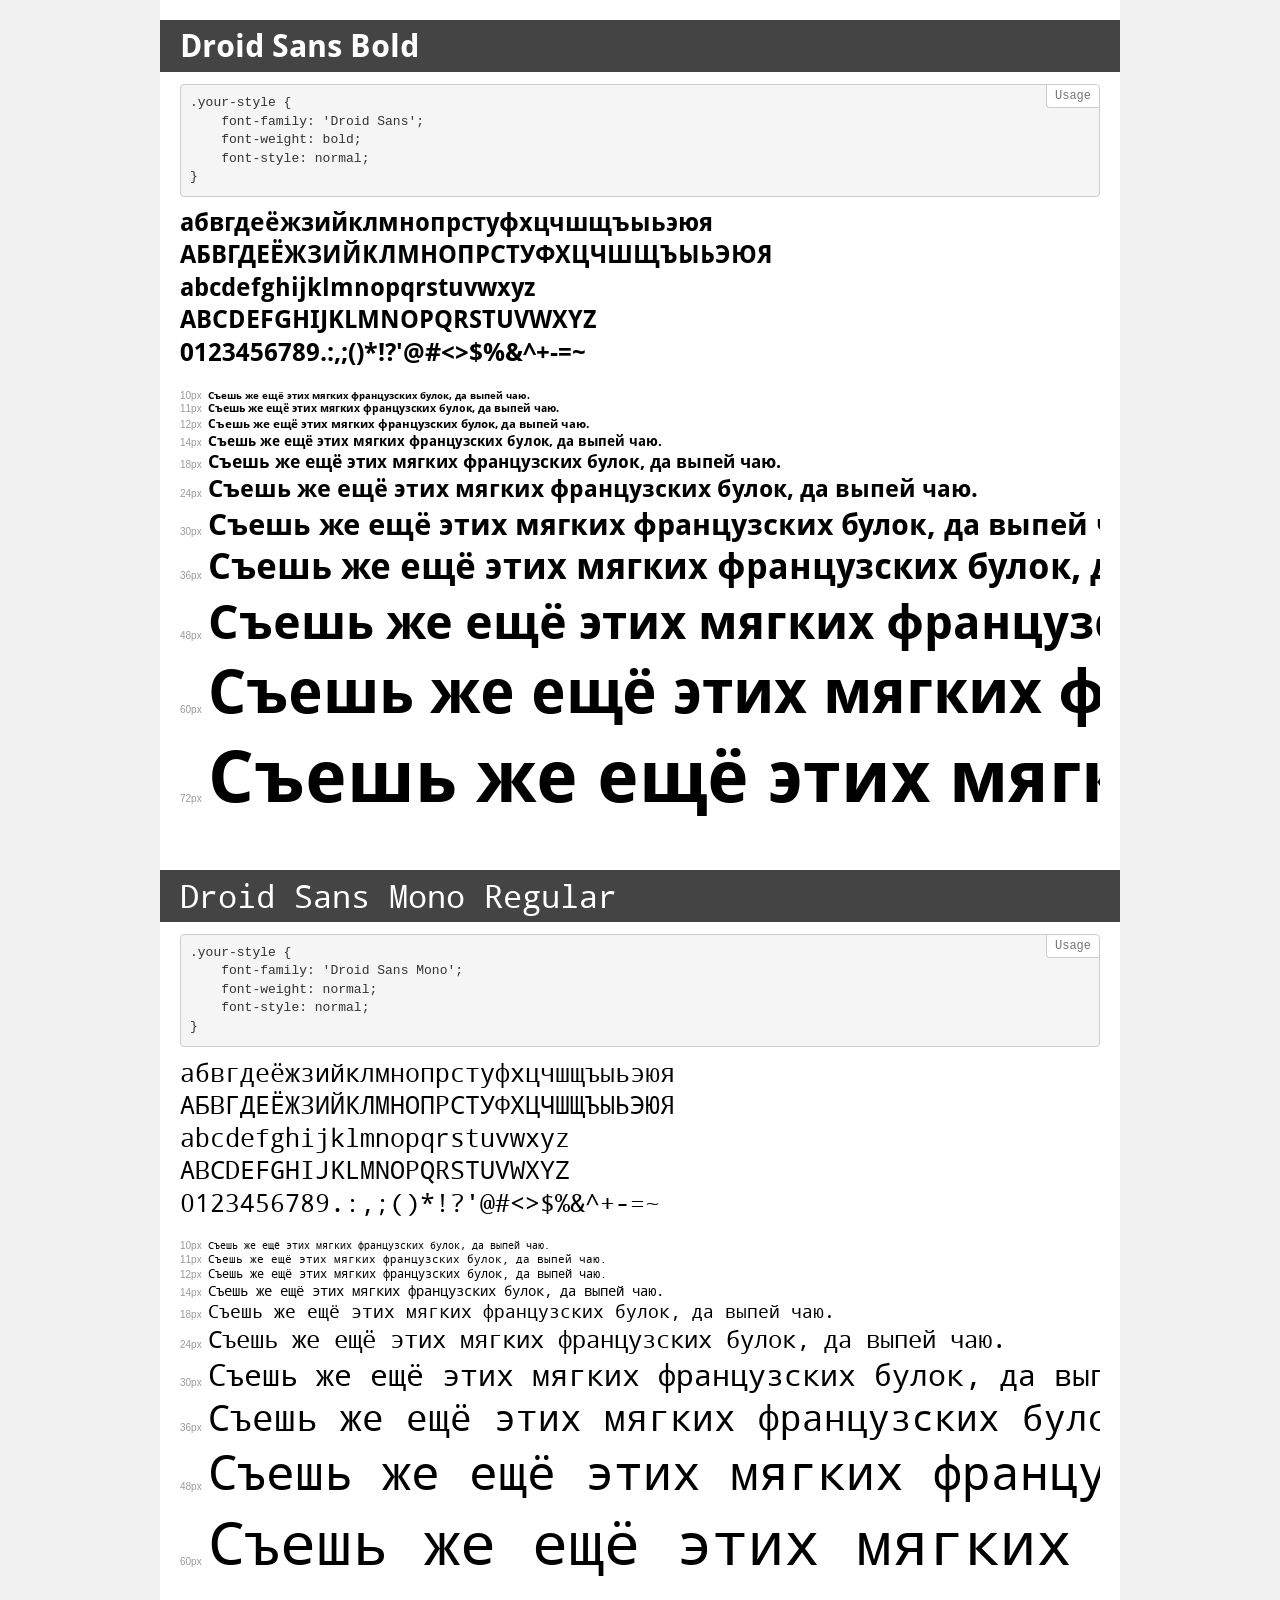
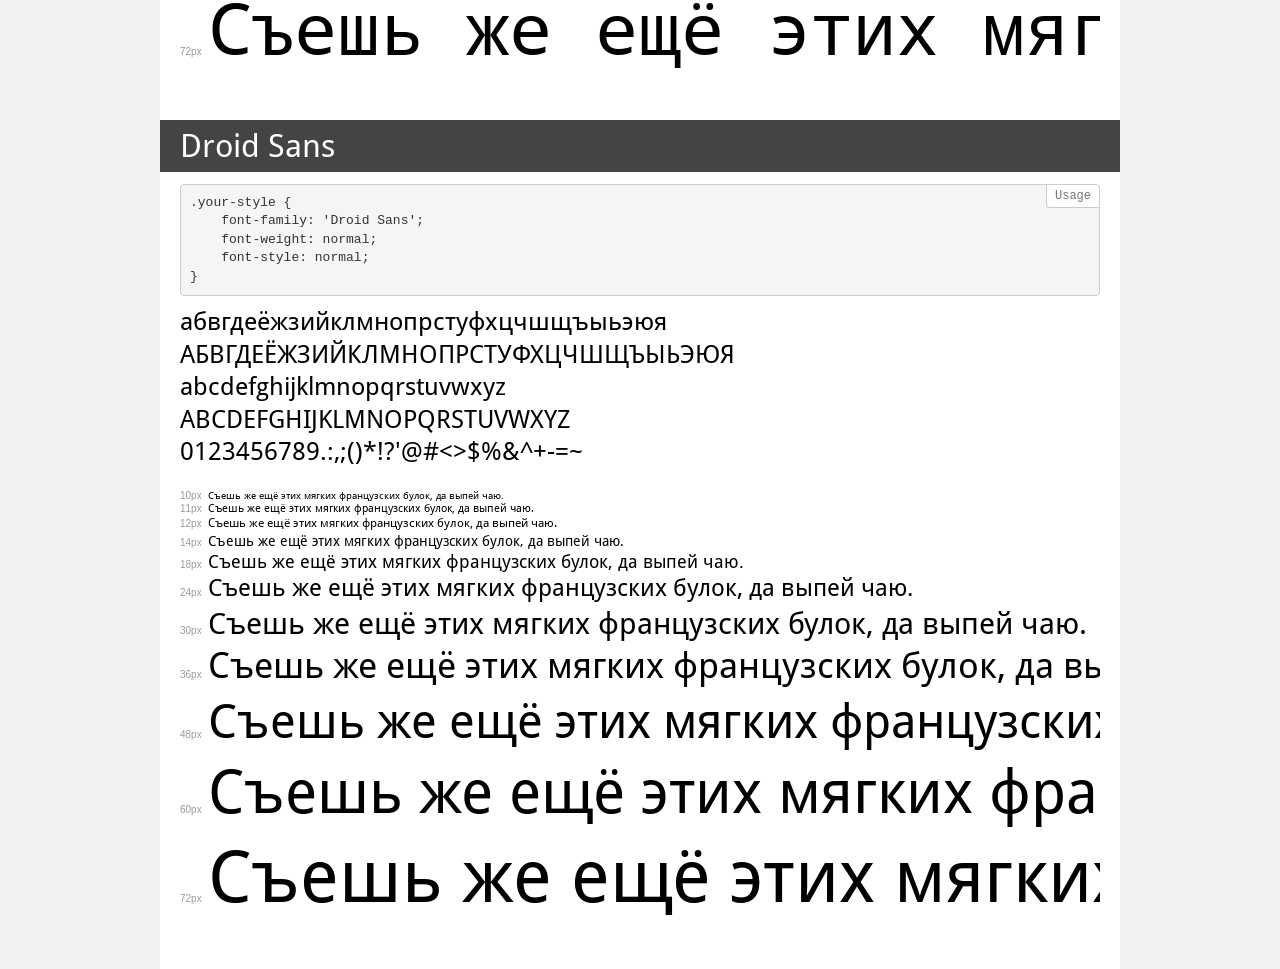
<file: css/fonts/demo.html>
<!DOCTYPE html>
<html>
<head>
	<meta charset="utf-8">
	<meta http-equiv="X-UA-Compatible" content="IE=edge">
	<meta name="viewport" content="width=device-width, initial-scale=1">
	<meta name="robots" content="noindex, noarchive">
	<title>Transfonter demo</title>
	<link href="stylesheet.css" rel="stylesheet">
	<style>
		/*
		http://meyerweb.com/eric/tools/css/reset/
		v2.0 | 20110126
		License: none (public domain)
		*/
		html, body, div, span, applet, object, iframe,
		h1, h2, h3, h4, h5, h6, p, blockquote, pre,
		a, abbr, acronym, address, big, cite, code,
		del, dfn, em, img, ins, kbd, q, s, samp,
		small, strike, strong, sub, sup, tt, var,
		b, u, i, center,
		dl, dt, dd, ol, ul, li,
		fieldset, form, label, legend,
		table, caption, tbody, tfoot, thead, tr, th, td,
		article, aside, canvas, details, embed,
		figure, figcaption, footer, header, hgroup,
		menu, nav, output, ruby, section, summary,
		time, mark, audio, video {
			margin: 0;
			padding: 0;
			border: 0;
			font-size: 100%;
			font: inherit;
			vertical-align: baseline;
		}
		/* HTML5 display-role reset for older browsers */
		article, aside, details, figcaption, figure,
		footer, header, hgroup, menu, nav, section {
			display: block;
		}
		body {
			line-height: 1;
		}
		ol, ul {
			list-style: none;
		}
		blockquote, q {
			quotes: none;
		}
		blockquote:before, blockquote:after,
		q:before, q:after {
			content: '';
			content: none;
		}
		table {
			border-collapse: collapse;
			border-spacing: 0;
		}
		/* common styles */
		body {
			background: #f1f1f1;
			color: #000;
		}
		.page {
			background: #fff;
			width: 920px;
			margin: 0 auto;
			padding: 20px 20px 0 20px;
			overflow: hidden;
		}
		.font-container {
			overflow-x: auto;
			overflow-y: hidden;
			margin-bottom: 40px;
			line-height: 1.3;
			white-space: nowrap;
			padding-bottom: 5px;
		}
		h1 {
			position: relative;
			background: #444;
			font-size: 32px;
			color: #fff;
			padding: 10px 20px;
			margin: 0 -20px 12px -20px;
		}
		.letters {
			font-size: 25px;
			margin-bottom: 20px;
		}
		.s10:before {
			content: '10px';
		}
		.s11:before {
			content: '11px';
		}
		.s12:before {
			content: '12px';
		}
		.s14:before {
			content: '14px';
		}
		.s18:before {
			content: '18px';
		}
		.s24:before {
			content: '24px';
		}
		.s30:before {
			content: '30px';
		}
		.s36:before {
			content: '36px';
		}
		.s48:before {
			content: '48px';
		}
		.s60:before {
			content: '60px';
		}
		.s72:before {
			content: '72px';
		}
		.s10:before, .s11:before, .s12:before, .s14:before,
		.s18:before, .s24:before, .s30:before, .s36:before,
		.s48:before, .s60:before, .s72:before {
			font-family: Arial, sans-serif;
			font-size: 10px;
			font-weight: normal;
			font-style: normal;
			color: #999;
			padding-right: 6px;
		}
		pre {
			display: block;
			position: relative;
			padding: 9px;
			margin: 0 0 10px;
			font-family: Monaco, Menlo, Consolas, "Courier New", monospace !important;
			font-size: 13px;
			line-height: 1.428571429;
			color: #333;
			font-weight: normal !important;
			font-style: normal !important;
			background-color: #f5f5f5;
			border: 1px solid #ccc;
			overflow-x: auto;
			border-radius: 4px;
		}
		pre:after {
			display: block;
			position: absolute;
			right: 0;
			top: 0;
			content: 'Usage';
			line-height: 1;
			padding: 5px 8px;
			font-size: 12px;
			color: #767676;
			background-color: #fff;
			border: 1px solid #ccc;
			border-right: none;
			border-top: none;
			border-radius: 0 4px 0 4px;
			z-index: 10;
		}
		/* responsive */
		@media (max-width: 959px) {
			.page {
				width: auto;
				margin: 0;
			}
		}
	</style>
</head>
<body>
<div class="page">
	<div class="demo" style="font-family: 'Droid Sans'; font-weight: bold; font-style: normal;">
		<h1>Droid Sans Bold</h1>
		<pre>.your-style {
    font-family: 'Droid Sans';
    font-weight: bold;
    font-style: normal;
}</pre>
		<div class="font-container">
			<p class="letters">
				абвгдеёжзийклмнопрстуфхцчшщъыьэюя <br />
				АБВГДЕЁЖЗИЙКЛМНОПРСТУФХЦЧШЩЪЫЬЭЮЯ <br />
				abcdefghijklmnopqrstuvwxyz <br />
				ABCDEFGHIJKLMNOPQRSTUVWXYZ <br />				0123456789.:,;()*!?'@#<>$%&^+-=~
			</p>
			<p class="s10" style="font-size: 10px;">Съешь же ещё этих мягких французских булок, да выпей чаю.</p>
			<p class="s11" style="font-size: 11px;">Съешь же ещё этих мягких французских булок, да выпей чаю.</p>
			<p class="s12" style="font-size: 12px;">Съешь же ещё этих мягких французских булок, да выпей чаю.</p>
			<p class="s14" style="font-size: 14px;">Съешь же ещё этих мягких французских булок, да выпей чаю.</p>
			<p class="s18" style="font-size: 18px;">Съешь же ещё этих мягких французских булок, да выпей чаю.</p>
			<p class="s24" style="font-size: 24px;">Съешь же ещё этих мягких французских булок, да выпей чаю.</p>
			<p class="s30" style="font-size: 30px;">Съешь же ещё этих мягких французских булок, да выпей чаю.</p>
			<p class="s36" style="font-size: 36px;">Съешь же ещё этих мягких французских булок, да выпей чаю.</p>
			<p class="s48" style="font-size: 48px;">Съешь же ещё этих мягких французских булок, да выпей чаю.</p>
			<p class="s60" style="font-size: 60px;">Съешь же ещё этих мягких французских булок, да выпей чаю.</p>
			<p class="s72" style="font-size: 72px;">Съешь же ещё этих мягких французских булок, да выпей чаю.</p>
		</div>
	</div>
	<div class="demo" style="font-family: 'Droid Sans Mono'; font-weight: normal; font-style: normal;">
		<h1>Droid Sans Mono Regular</h1>
		<pre>.your-style {
    font-family: 'Droid Sans Mono';
    font-weight: normal;
    font-style: normal;
}</pre>
		<div class="font-container">
			<p class="letters">
				абвгдеёжзийклмнопрстуфхцчшщъыьэюя <br />
				АБВГДЕЁЖЗИЙКЛМНОПРСТУФХЦЧШЩЪЫЬЭЮЯ <br />
				abcdefghijklmnopqrstuvwxyz <br />
				ABCDEFGHIJKLMNOPQRSTUVWXYZ <br />				0123456789.:,;()*!?'@#<>$%&^+-=~
			</p>
			<p class="s10" style="font-size: 10px;">Съешь же ещё этих мягких французских булок, да выпей чаю.</p>
			<p class="s11" style="font-size: 11px;">Съешь же ещё этих мягких французских булок, да выпей чаю.</p>
			<p class="s12" style="font-size: 12px;">Съешь же ещё этих мягких французских булок, да выпей чаю.</p>
			<p class="s14" style="font-size: 14px;">Съешь же ещё этих мягких французских булок, да выпей чаю.</p>
			<p class="s18" style="font-size: 18px;">Съешь же ещё этих мягких французских булок, да выпей чаю.</p>
			<p class="s24" style="font-size: 24px;">Съешь же ещё этих мягких французских булок, да выпей чаю.</p>
			<p class="s30" style="font-size: 30px;">Съешь же ещё этих мягких французских булок, да выпей чаю.</p>
			<p class="s36" style="font-size: 36px;">Съешь же ещё этих мягких французских булок, да выпей чаю.</p>
			<p class="s48" style="font-size: 48px;">Съешь же ещё этих мягких французских булок, да выпей чаю.</p>
			<p class="s60" style="font-size: 60px;">Съешь же ещё этих мягких французских булок, да выпей чаю.</p>
			<p class="s72" style="font-size: 72px;">Съешь же ещё этих мягких французских булок, да выпей чаю.</p>
		</div>
	</div>
	<div class="demo" style="font-family: 'Droid Sans'; font-weight: normal; font-style: normal;">
		<h1>Droid Sans</h1>
		<pre>.your-style {
    font-family: 'Droid Sans';
    font-weight: normal;
    font-style: normal;
}</pre>
		<div class="font-container">
			<p class="letters">
				абвгдеёжзийклмнопрстуфхцчшщъыьэюя <br />
				АБВГДЕЁЖЗИЙКЛМНОПРСТУФХЦЧШЩЪЫЬЭЮЯ <br />
				abcdefghijklmnopqrstuvwxyz <br />
				ABCDEFGHIJKLMNOPQRSTUVWXYZ <br />				0123456789.:,;()*!?'@#<>$%&^+-=~
			</p>
			<p class="s10" style="font-size: 10px;">Съешь же ещё этих мягких французских булок, да выпей чаю.</p>
			<p class="s11" style="font-size: 11px;">Съешь же ещё этих мягких французских булок, да выпей чаю.</p>
			<p class="s12" style="font-size: 12px;">Съешь же ещё этих мягких французских булок, да выпей чаю.</p>
			<p class="s14" style="font-size: 14px;">Съешь же ещё этих мягких французских булок, да выпей чаю.</p>
			<p class="s18" style="font-size: 18px;">Съешь же ещё этих мягких французских булок, да выпей чаю.</p>
			<p class="s24" style="font-size: 24px;">Съешь же ещё этих мягких французских булок, да выпей чаю.</p>
			<p class="s30" style="font-size: 30px;">Съешь же ещё этих мягких французских булок, да выпей чаю.</p>
			<p class="s36" style="font-size: 36px;">Съешь же ещё этих мягких французских булок, да выпей чаю.</p>
			<p class="s48" style="font-size: 48px;">Съешь же ещё этих мягких французских булок, да выпей чаю.</p>
			<p class="s60" style="font-size: 60px;">Съешь же ещё этих мягких французских булок, да выпей чаю.</p>
			<p class="s72" style="font-size: 72px;">Съешь же ещё этих мягких французских булок, да выпей чаю.</p>
		</div>
	</div>
</div>
</body>
</html>
</file>
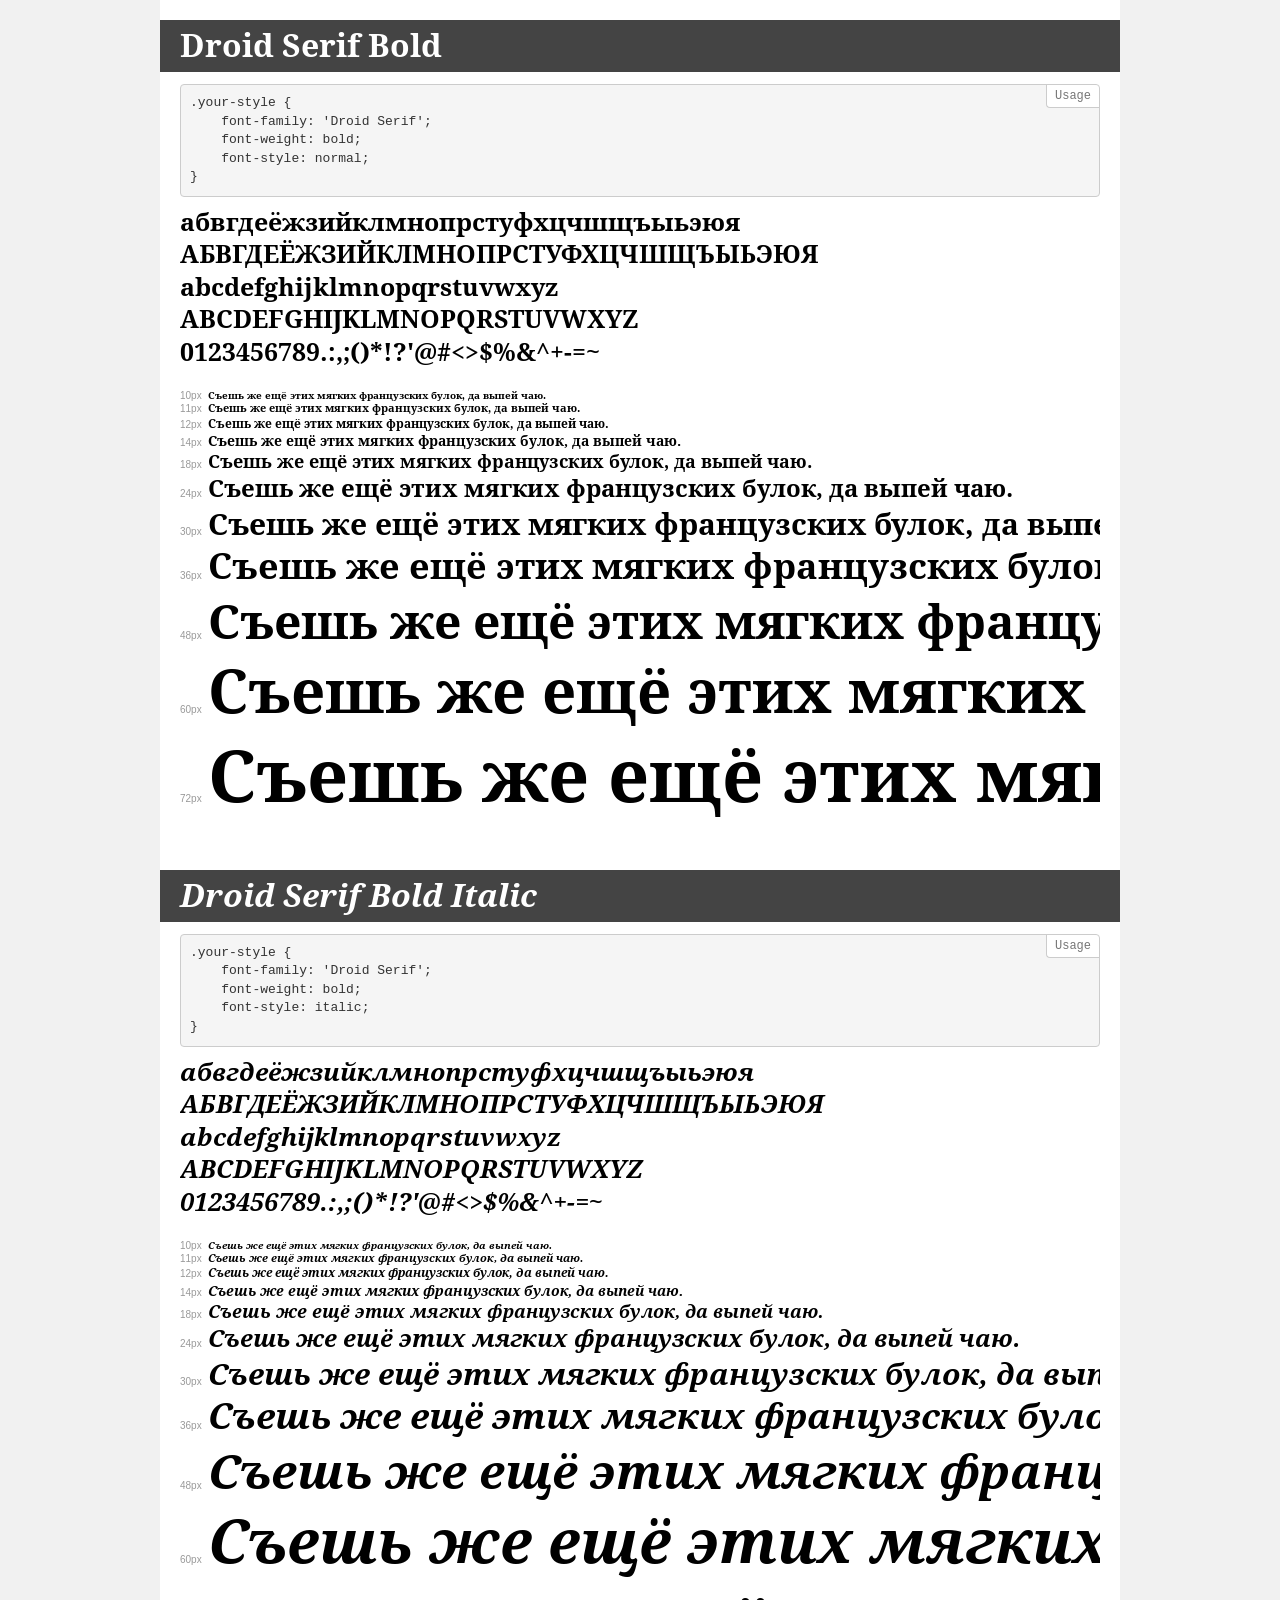
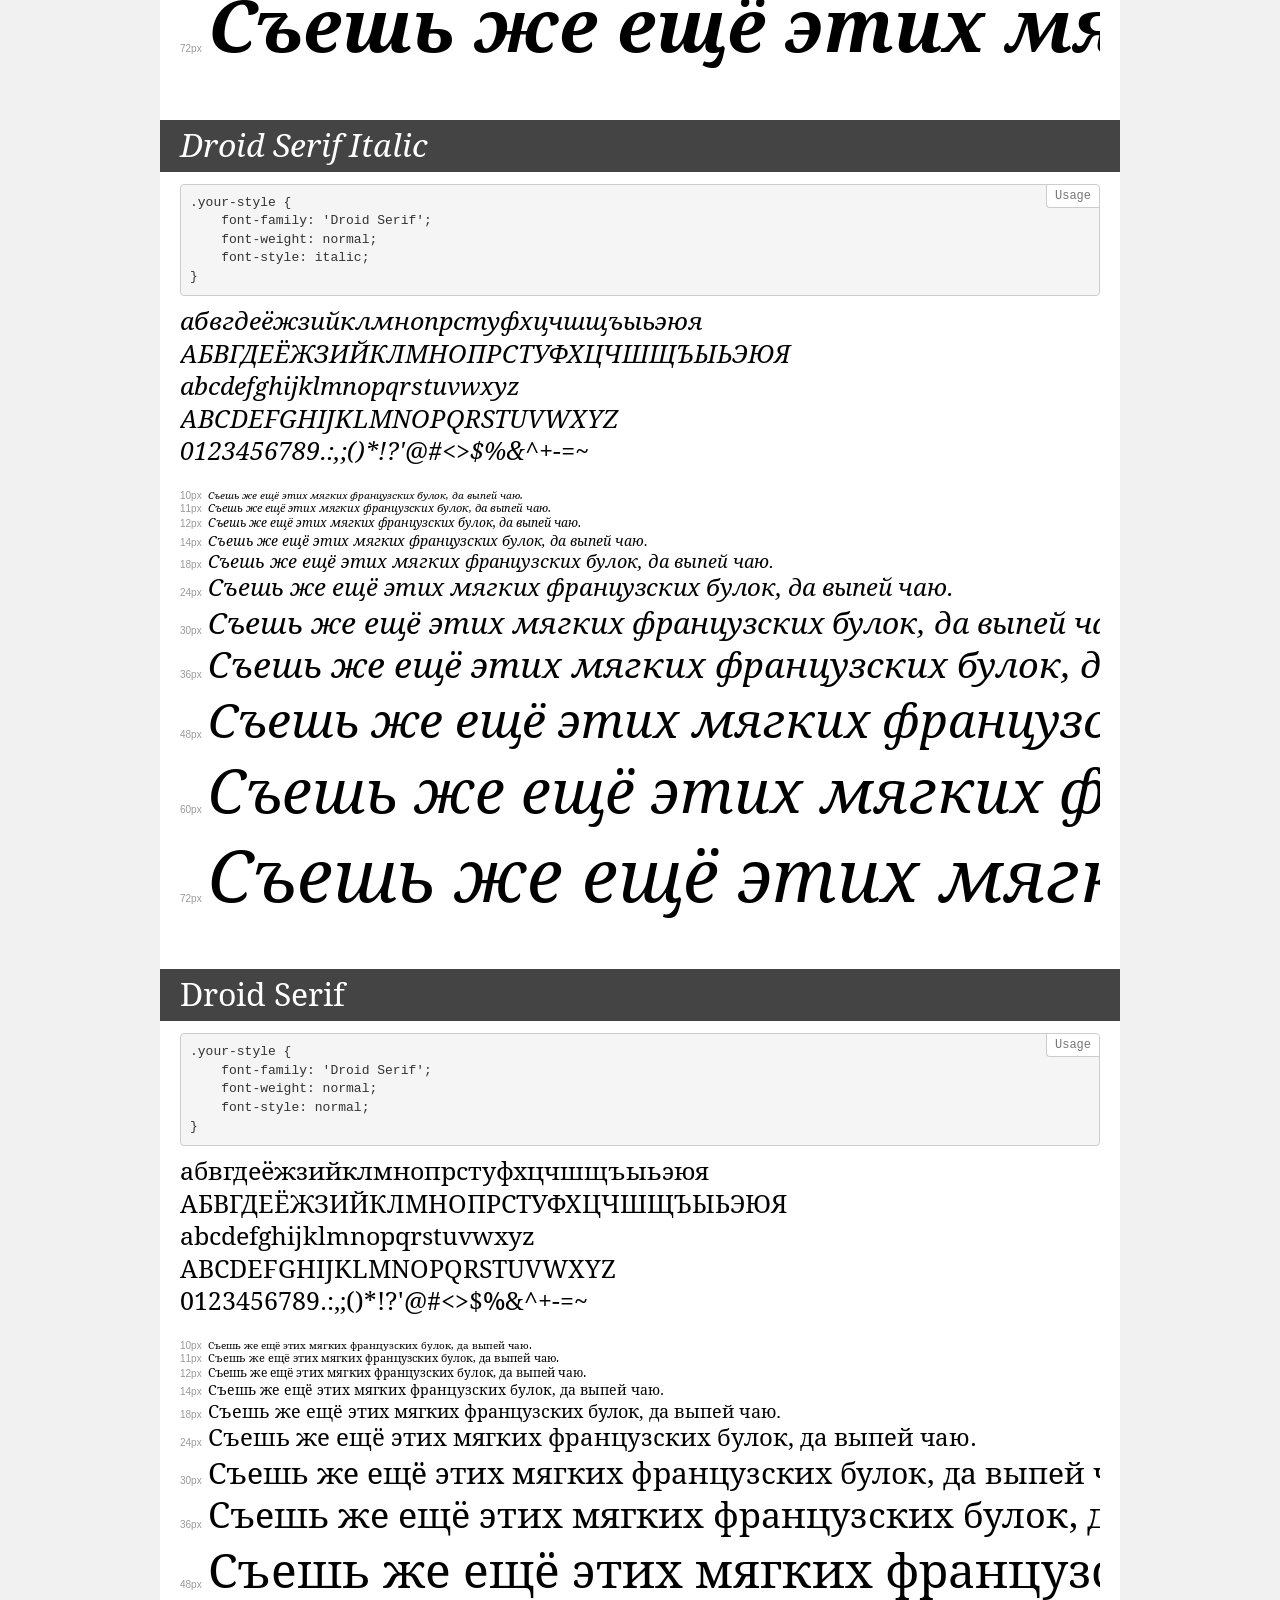
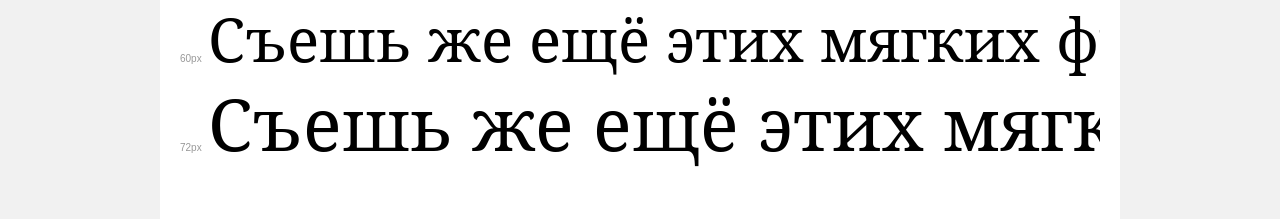
<file: css/fonts/DroidSerif/demo.html>
<!DOCTYPE html>
<html>
<head>
	<meta charset="utf-8">
	<meta http-equiv="X-UA-Compatible" content="IE=edge">
	<meta name="viewport" content="width=device-width, initial-scale=1">
	<meta name="robots" content="noindex, noarchive">
	<title>Transfonter demo</title>
	<link href="stylesheet.css" rel="stylesheet">
	<style>
		/*
		http://meyerweb.com/eric/tools/css/reset/
		v2.0 | 20110126
		License: none (public domain)
		*/
		html, body, div, span, applet, object, iframe,
		h1, h2, h3, h4, h5, h6, p, blockquote, pre,
		a, abbr, acronym, address, big, cite, code,
		del, dfn, em, img, ins, kbd, q, s, samp,
		small, strike, strong, sub, sup, tt, var,
		b, u, i, center,
		dl, dt, dd, ol, ul, li,
		fieldset, form, label, legend,
		table, caption, tbody, tfoot, thead, tr, th, td,
		article, aside, canvas, details, embed,
		figure, figcaption, footer, header, hgroup,
		menu, nav, output, ruby, section, summary,
		time, mark, audio, video {
			margin: 0;
			padding: 0;
			border: 0;
			font-size: 100%;
			font: inherit;
			vertical-align: baseline;
		}
		/* HTML5 display-role reset for older browsers */
		article, aside, details, figcaption, figure,
		footer, header, hgroup, menu, nav, section {
			display: block;
		}
		body {
			line-height: 1;
		}
		ol, ul {
			list-style: none;
		}
		blockquote, q {
			quotes: none;
		}
		blockquote:before, blockquote:after,
		q:before, q:after {
			content: '';
			content: none;
		}
		table {
			border-collapse: collapse;
			border-spacing: 0;
		}
		/* common styles */
		body {
			background: #f1f1f1;
			color: #000;
		}
		.page {
			background: #fff;
			width: 920px;
			margin: 0 auto;
			padding: 20px 20px 0 20px;
			overflow: hidden;
		}
		.font-container {
			overflow-x: auto;
			overflow-y: hidden;
			margin-bottom: 40px;
			line-height: 1.3;
			white-space: nowrap;
			padding-bottom: 5px;
		}
		h1 {
			position: relative;
			background: #444;
			font-size: 32px;
			color: #fff;
			padding: 10px 20px;
			margin: 0 -20px 12px -20px;
		}
		.letters {
			font-size: 25px;
			margin-bottom: 20px;
		}
		.s10:before {
			content: '10px';
		}
		.s11:before {
			content: '11px';
		}
		.s12:before {
			content: '12px';
		}
		.s14:before {
			content: '14px';
		}
		.s18:before {
			content: '18px';
		}
		.s24:before {
			content: '24px';
		}
		.s30:before {
			content: '30px';
		}
		.s36:before {
			content: '36px';
		}
		.s48:before {
			content: '48px';
		}
		.s60:before {
			content: '60px';
		}
		.s72:before {
			content: '72px';
		}
		.s10:before, .s11:before, .s12:before, .s14:before,
		.s18:before, .s24:before, .s30:before, .s36:before,
		.s48:before, .s60:before, .s72:before {
			font-family: Arial, sans-serif;
			font-size: 10px;
			font-weight: normal;
			font-style: normal;
			color: #999;
			padding-right: 6px;
		}
		pre {
			display: block;
			position: relative;
			padding: 9px;
			margin: 0 0 10px;
			font-family: Monaco, Menlo, Consolas, "Courier New", monospace !important;
			font-size: 13px;
			line-height: 1.428571429;
			color: #333;
			font-weight: normal !important;
			font-style: normal !important;
			background-color: #f5f5f5;
			border: 1px solid #ccc;
			overflow-x: auto;
			border-radius: 4px;
		}
		pre:after {
			display: block;
			position: absolute;
			right: 0;
			top: 0;
			content: 'Usage';
			line-height: 1;
			padding: 5px 8px;
			font-size: 12px;
			color: #767676;
			background-color: #fff;
			border: 1px solid #ccc;
			border-right: none;
			border-top: none;
			border-radius: 0 4px 0 4px;
			z-index: 10;
		}
		/* responsive */
		@media (max-width: 959px) {
			.page {
				width: auto;
				margin: 0;
			}
		}
	</style>
</head>
<body>
<div class="page">
	<div class="demo" style="font-family: 'Droid Serif'; font-weight: bold; font-style: normal;">
		<h1>Droid Serif Bold</h1>
		<pre>.your-style {
    font-family: 'Droid Serif';
    font-weight: bold;
    font-style: normal;
}</pre>
		<div class="font-container">
			<p class="letters">
				абвгдеёжзийклмнопрстуфхцчшщъыьэюя <br />
				АБВГДЕЁЖЗИЙКЛМНОПРСТУФХЦЧШЩЪЫЬЭЮЯ <br />
				abcdefghijklmnopqrstuvwxyz <br />
				ABCDEFGHIJKLMNOPQRSTUVWXYZ <br />				0123456789.:,;()*!?'@#<>$%&^+-=~
			</p>
			<p class="s10" style="font-size: 10px;">Съешь же ещё этих мягких французских булок, да выпей чаю.</p>
			<p class="s11" style="font-size: 11px;">Съешь же ещё этих мягких французских булок, да выпей чаю.</p>
			<p class="s12" style="font-size: 12px;">Съешь же ещё этих мягких французских булок, да выпей чаю.</p>
			<p class="s14" style="font-size: 14px;">Съешь же ещё этих мягких французских булок, да выпей чаю.</p>
			<p class="s18" style="font-size: 18px;">Съешь же ещё этих мягких французских булок, да выпей чаю.</p>
			<p class="s24" style="font-size: 24px;">Съешь же ещё этих мягких французских булок, да выпей чаю.</p>
			<p class="s30" style="font-size: 30px;">Съешь же ещё этих мягких французских булок, да выпей чаю.</p>
			<p class="s36" style="font-size: 36px;">Съешь же ещё этих мягких французских булок, да выпей чаю.</p>
			<p class="s48" style="font-size: 48px;">Съешь же ещё этих мягких французских булок, да выпей чаю.</p>
			<p class="s60" style="font-size: 60px;">Съешь же ещё этих мягких французских булок, да выпей чаю.</p>
			<p class="s72" style="font-size: 72px;">Съешь же ещё этих мягких французских булок, да выпей чаю.</p>
		</div>
	</div>
	<div class="demo" style="font-family: 'Droid Serif'; font-weight: bold; font-style: italic;">
		<h1>Droid Serif Bold Italic</h1>
		<pre>.your-style {
    font-family: 'Droid Serif';
    font-weight: bold;
    font-style: italic;
}</pre>
		<div class="font-container">
			<p class="letters">
				абвгдеёжзийклмнопрстуфхцчшщъыьэюя <br />
				АБВГДЕЁЖЗИЙКЛМНОПРСТУФХЦЧШЩЪЫЬЭЮЯ <br />
				abcdefghijklmnopqrstuvwxyz <br />
				ABCDEFGHIJKLMNOPQRSTUVWXYZ <br />				0123456789.:,;()*!?'@#<>$%&^+-=~
			</p>
			<p class="s10" style="font-size: 10px;">Съешь же ещё этих мягких французских булок, да выпей чаю.</p>
			<p class="s11" style="font-size: 11px;">Съешь же ещё этих мягких французских булок, да выпей чаю.</p>
			<p class="s12" style="font-size: 12px;">Съешь же ещё этих мягких французских булок, да выпей чаю.</p>
			<p class="s14" style="font-size: 14px;">Съешь же ещё этих мягких французских булок, да выпей чаю.</p>
			<p class="s18" style="font-size: 18px;">Съешь же ещё этих мягких французских булок, да выпей чаю.</p>
			<p class="s24" style="font-size: 24px;">Съешь же ещё этих мягких французских булок, да выпей чаю.</p>
			<p class="s30" style="font-size: 30px;">Съешь же ещё этих мягких французских булок, да выпей чаю.</p>
			<p class="s36" style="font-size: 36px;">Съешь же ещё этих мягких французских булок, да выпей чаю.</p>
			<p class="s48" style="font-size: 48px;">Съешь же ещё этих мягких французских булок, да выпей чаю.</p>
			<p class="s60" style="font-size: 60px;">Съешь же ещё этих мягких французских булок, да выпей чаю.</p>
			<p class="s72" style="font-size: 72px;">Съешь же ещё этих мягких французских булок, да выпей чаю.</p>
		</div>
	</div>
	<div class="demo" style="font-family: 'Droid Serif'; font-weight: normal; font-style: italic;">
		<h1>Droid Serif Italic</h1>
		<pre>.your-style {
    font-family: 'Droid Serif';
    font-weight: normal;
    font-style: italic;
}</pre>
		<div class="font-container">
			<p class="letters">
				абвгдеёжзийклмнопрстуфхцчшщъыьэюя <br />
				АБВГДЕЁЖЗИЙКЛМНОПРСТУФХЦЧШЩЪЫЬЭЮЯ <br />
				abcdefghijklmnopqrstuvwxyz <br />
				ABCDEFGHIJKLMNOPQRSTUVWXYZ <br />				0123456789.:,;()*!?'@#<>$%&^+-=~
			</p>
			<p class="s10" style="font-size: 10px;">Съешь же ещё этих мягких французских булок, да выпей чаю.</p>
			<p class="s11" style="font-size: 11px;">Съешь же ещё этих мягких французских булок, да выпей чаю.</p>
			<p class="s12" style="font-size: 12px;">Съешь же ещё этих мягких французских булок, да выпей чаю.</p>
			<p class="s14" style="font-size: 14px;">Съешь же ещё этих мягких французских булок, да выпей чаю.</p>
			<p class="s18" style="font-size: 18px;">Съешь же ещё этих мягких французских булок, да выпей чаю.</p>
			<p class="s24" style="font-size: 24px;">Съешь же ещё этих мягких французских булок, да выпей чаю.</p>
			<p class="s30" style="font-size: 30px;">Съешь же ещё этих мягких французских булок, да выпей чаю.</p>
			<p class="s36" style="font-size: 36px;">Съешь же ещё этих мягких французских булок, да выпей чаю.</p>
			<p class="s48" style="font-size: 48px;">Съешь же ещё этих мягких французских булок, да выпей чаю.</p>
			<p class="s60" style="font-size: 60px;">Съешь же ещё этих мягких французских булок, да выпей чаю.</p>
			<p class="s72" style="font-size: 72px;">Съешь же ещё этих мягких французских булок, да выпей чаю.</p>
		</div>
	</div>
	<div class="demo" style="font-family: 'Droid Serif'; font-weight: normal; font-style: normal;">
		<h1>Droid Serif</h1>
		<pre>.your-style {
    font-family: 'Droid Serif';
    font-weight: normal;
    font-style: normal;
}</pre>
		<div class="font-container">
			<p class="letters">
				абвгдеёжзийклмнопрстуфхцчшщъыьэюя <br />
				АБВГДЕЁЖЗИЙКЛМНОПРСТУФХЦЧШЩЪЫЬЭЮЯ <br />
				abcdefghijklmnopqrstuvwxyz <br />
				ABCDEFGHIJKLMNOPQRSTUVWXYZ <br />				0123456789.:,;()*!?'@#<>$%&^+-=~
			</p>
			<p class="s10" style="font-size: 10px;">Съешь же ещё этих мягких французских булок, да выпей чаю.</p>
			<p class="s11" style="font-size: 11px;">Съешь же ещё этих мягких французских булок, да выпей чаю.</p>
			<p class="s12" style="font-size: 12px;">Съешь же ещё этих мягких французских булок, да выпей чаю.</p>
			<p class="s14" style="font-size: 14px;">Съешь же ещё этих мягких французских булок, да выпей чаю.</p>
			<p class="s18" style="font-size: 18px;">Съешь же ещё этих мягких французских булок, да выпей чаю.</p>
			<p class="s24" style="font-size: 24px;">Съешь же ещё этих мягких французских булок, да выпей чаю.</p>
			<p class="s30" style="font-size: 30px;">Съешь же ещё этих мягких французских булок, да выпей чаю.</p>
			<p class="s36" style="font-size: 36px;">Съешь же ещё этих мягких французских булок, да выпей чаю.</p>
			<p class="s48" style="font-size: 48px;">Съешь же ещё этих мягких французских булок, да выпей чаю.</p>
			<p class="s60" style="font-size: 60px;">Съешь же ещё этих мягких французских булок, да выпей чаю.</p>
			<p class="s72" style="font-size: 72px;">Съешь же ещё этих мягких французских булок, да выпей чаю.</p>
		</div>
	</div>
</div>
</body>
</html>
</file>
<file: css/fonts/stylesheet.css>
/* This stylesheet generated by Transfonter (https://transfonter.org) on August 23, 2017 12:29 AM */

@font-face {
	font-family: 'Droid Sans';
	src: url('DroidSans-Bold.eot');
	src: local('Droid Sans Bold'), local('DroidSans-Bold'),
		url('DroidSans-Bold.eot?#iefix') format('embedded-opentype'),
		url('DroidSans-Bold.woff') format('woff'),
		url('DroidSans-Bold.ttf') format('truetype');
	font-weight: bold;
	font-style: normal;
}

@font-face {
	font-family: 'Droid Sans Mono';
	src: url('DroidSansMono.eot');
	src: local('Droid Sans Mono Regular'), local('DroidSansMono'),
		url('DroidSansMono.eot?#iefix') format('embedded-opentype'),
		url('DroidSansMono.woff') format('woff'),
		url('DroidSansMono.ttf') format('truetype');
	font-weight: normal;
	font-style: normal;
}

@font-face {
	font-family: 'Droid Sans';
	src: url('DroidSans.eot');
	src: local('Droid Sans'), local('DroidSans'),
		url('DroidSans.eot?#iefix') format('embedded-opentype'),
		url('DroidSans.woff') format('woff'),
		url('DroidSans.ttf') format('truetype');
	font-weight: normal;
	font-style: normal;
}
</file>
<file: css/fonts/DroidSerif/stylesheet.css>
/* This stylesheet generated by Transfonter (https://transfonter.org) on September 22, 2017 5:32 PM */

@font-face {
	font-family: 'Droid Serif';
	src: url('DroidSerif-Bold.eot');
	src: local('Droid Serif Bold'), local('DroidSerif-Bold'),
		url('DroidSerif-Bold.eot?#iefix') format('embedded-opentype'),
		url('DroidSerif-Bold.woff') format('woff'),
		url('DroidSerif-Bold.ttf') format('truetype');
	font-weight: bold;
	font-style: normal;
}

@font-face {
	font-family: 'Droid Serif';
	src: url('DroidSerif-BoldItalic.eot');
	src: local('Droid Serif Bold Italic'), local('DroidSerif-BoldItalic'),
		url('DroidSerif-BoldItalic.eot?#iefix') format('embedded-opentype'),
		url('DroidSerif-BoldItalic.woff') format('woff'),
		url('DroidSerif-BoldItalic.ttf') format('truetype');
	font-weight: bold;
	font-style: italic;
}

@font-face {
	font-family: 'Droid Serif';
	src: url('DroidSerif-Italic.eot');
	src: local('Droid Serif Italic'), local('DroidSerif-Italic'),
		url('DroidSerif-Italic.eot?#iefix') format('embedded-opentype'),
		url('DroidSerif-Italic.woff') format('woff'),
		url('DroidSerif-Italic.ttf') format('truetype');
	font-weight: normal;
	font-style: italic;
}

@font-face {
	font-family: 'Droid Serif';
	src: url('DroidSerif.eot');
	src: local('Droid Serif'), local('DroidSerif'),
		url('DroidSerif.eot?#iefix') format('embedded-opentype'),
		url('DroidSerif.woff') format('woff'),
		url('DroidSerif.ttf') format('truetype');
	font-weight: normal;
	font-style: normal;
}
</file>
